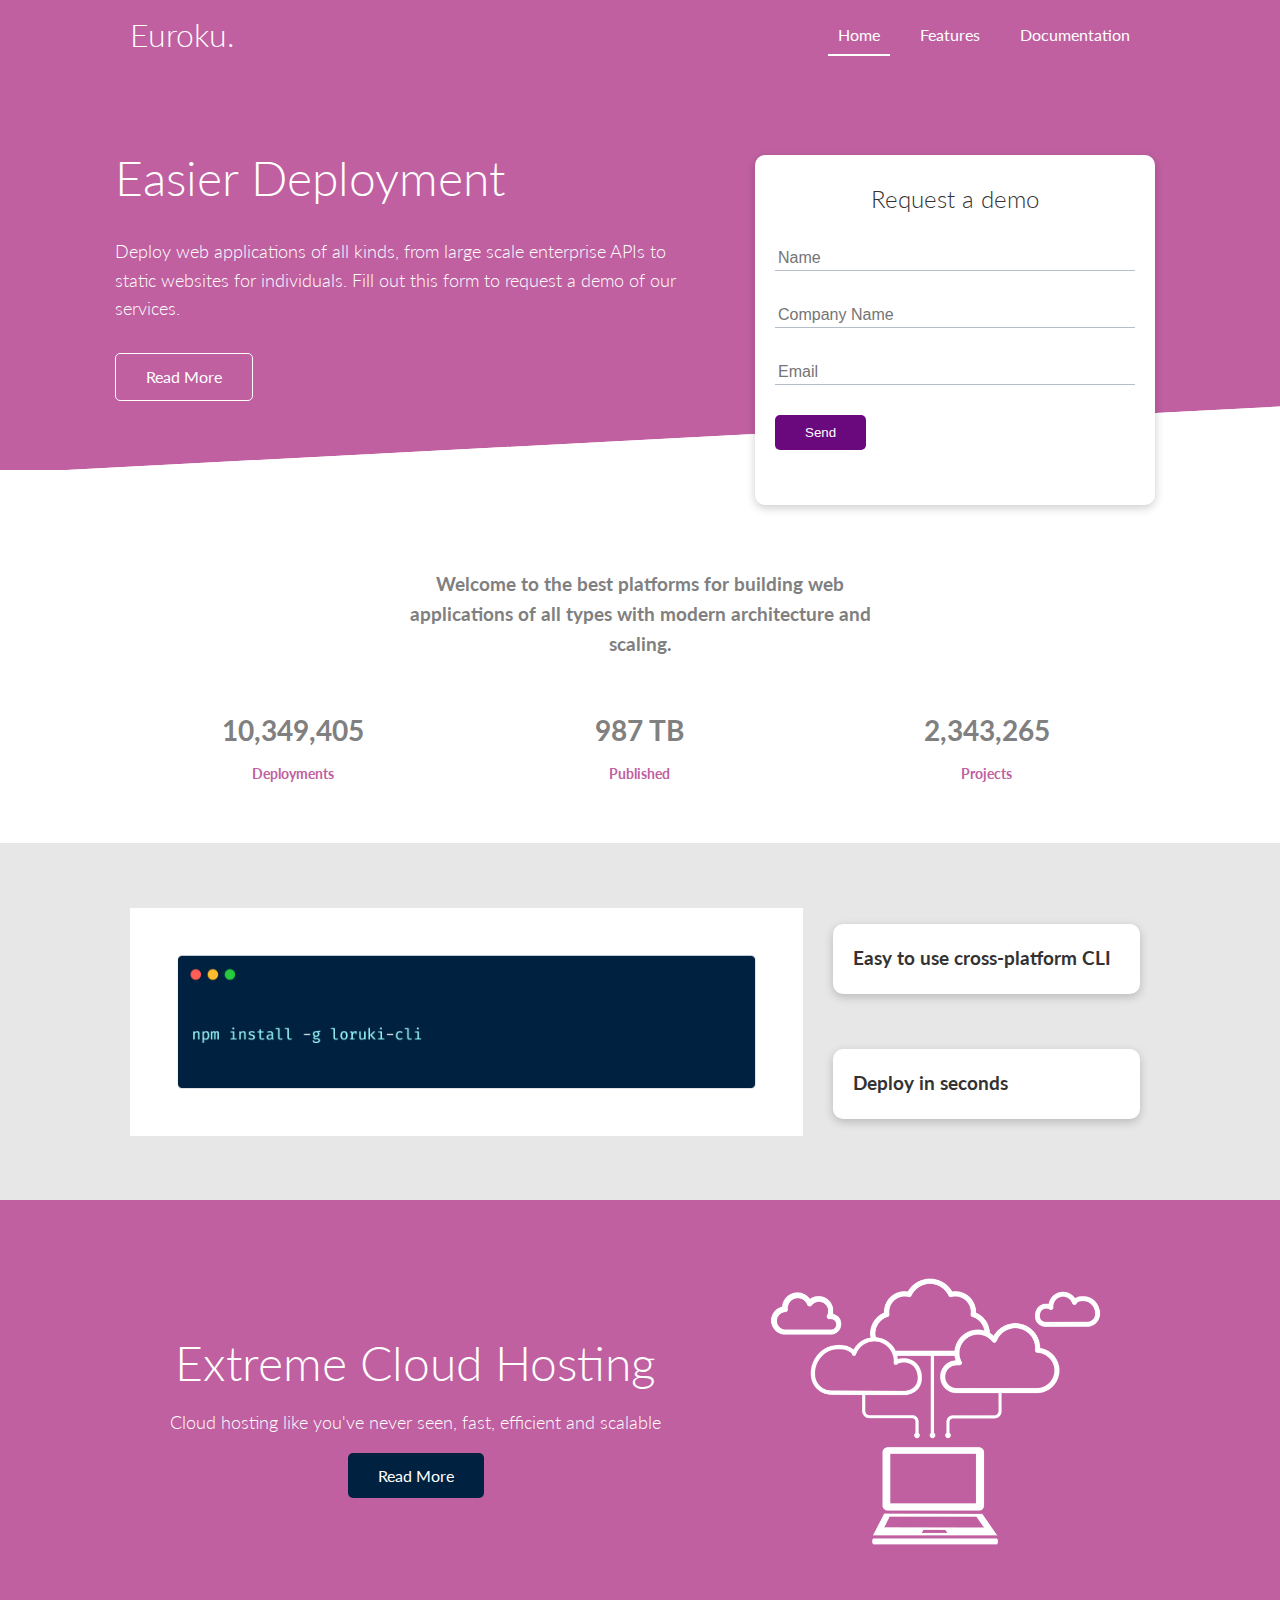
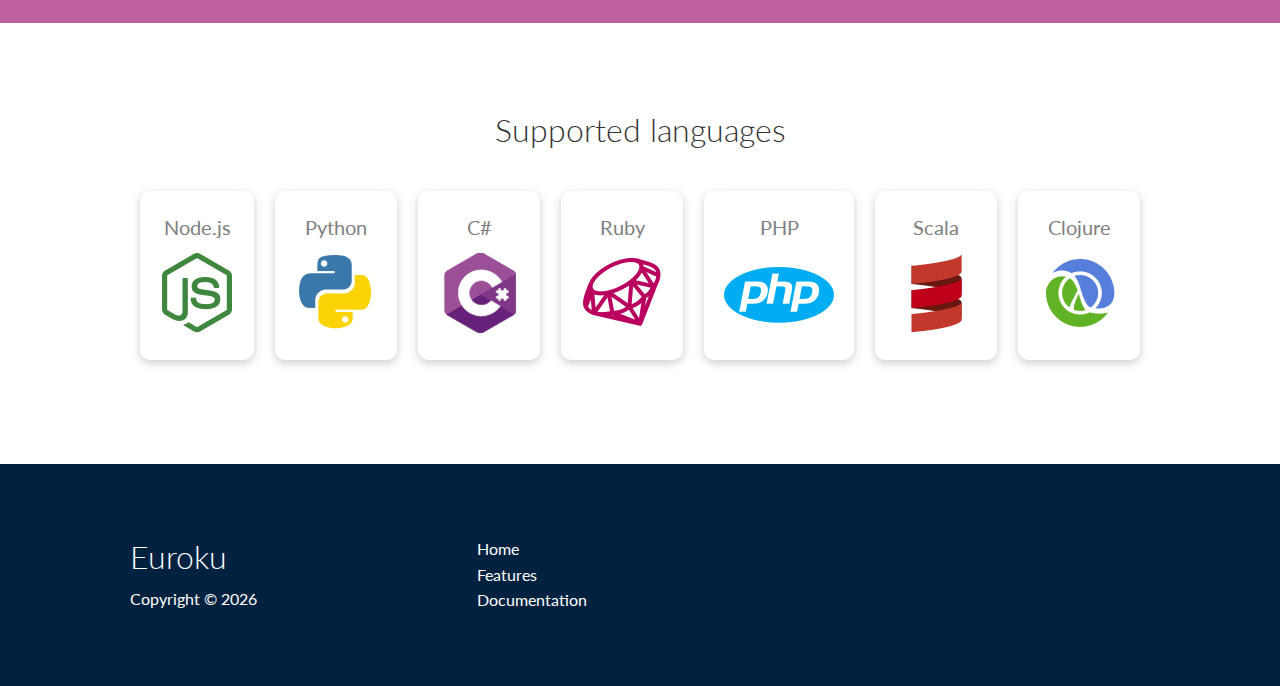
<file: index.html>
<!DOCTYPE html>
<html lang="en">
<head>
    <meta charset="UTF-8">
    <meta name="viewport" content="width=device-width, initial-scale=1.0">
    <link rel="stylesheet" href="css/style.css">
    <link rel="stylesheet" href="css/utilities.css">
    <link rel="stylesheet" href="https://cdnjs.cloudflare.com/ajax/libs/font-awesome/5.15.1/css/all.min.css" integrity="sha512-+4zCK9k+qNFUR5X+cKL9EIR+ZOhtIloNl9GIKS57V1MyNsYpYcUrUeQc9vNfzsWfV28IaLL3i96P9sdNyeRssA==" crossorigin="anonymous" />
    <title>Euroku | Cloud Hosting for Everyone</title>
</head>
<body>
    <!-- Navbar -->
    <div class="navbar">
        <div class="container flex">
            <h1 class="logo">Euroku.</h1>
            <nav>
                <ul>
                    <li>
                        <a href="index.html" class="active">Home</a>
                    </li>
                    <li>
                        <a href="features.html">Features</a>
                    </li>
                    <li>
                        <a href="docs.html">Documentation</a>
                    </li>
                </ul>
            </nav>
        </div>
    </div>

    <!-- Showcase -->
    <section class="showcase">
        <div class="container grid">
            <div class="showcase-text">
                <h1 class="lg">Easier Deployment</h1>
                <p class="lead">Deploy web applications of all kinds, from large scale enterprise APIs to static websites for individuals. Fill out this form to request a demo of our services.</p>
                <a href="features.html" class="btn btn-outline">Read More</a>
            </div>

            <div class="showcase-form card">
                <h2 class="text-center">Request a demo</h2>
                <form name="contact" method="POST" netlify-honeypot="bot-field" data-netlify="true">
                    <input type="hidden" name="form-name" value="contact">
                    <p class="hidden">
                        <label>Don’t fill this out if you're human: <input name="bot-field" /></label>
                    </p>
                    <div class="form-control">
                        <input type="text" name="name" placeholder="Name" required>
                    </div>
                    <div class="form-control">
                        <input type="text" name="company" placeholder="Company Name" required>
                    </div>
                    <div class="form-control">
                        <input type="text" name="email" placeholder="Email" required>
                    </div>
                    <input type="submit" value="Send" class="btn btn-secondary">
                </form>
            </div>
        </div>
    </section>

    <!-- Stats -->
    <section class="stats">
        <div class="container">
            <h3 class="stats-heading text-center">
                Welcome to the best platforms for building web applications of all types with modern architecture and scaling.
            </h3>

            <div class="grid grid-3 text-center my-4">
                <div>
                    <i class="fas fa-server fa-3x"></i>
                    <h3>10,349,405</h3>
                    <p class="text-secondary">Deployments</p>
                </div>
                <div>
                    <i class="fas fa-upload fa-3x"></i>
                    <h3>987 TB</h3>
                    <p class="text-secondary">Published</p>
                </div>
                <div>
                    <i class="fas fa-project-diagram fa-3x"></i>
                    <h3>2,343,265</h3>
                    <p class="text-secondary">Projects</p>
                </div>
            </div>
        </div>
    </section>

    <!-- CLI -->
    <section class="cli py-5">
        <div class="container grid">
            <img src="images/cli.png" alt="cli_image">
            <div class="card">
                <h3>Easy to use cross-platform CLI</h3>
            </div>
            <div class="card">
                <h3>Deploy in seconds</h3>
            </div>
        </div>
    </section>

    <!-- Cloud section -->
    <section class="cloud bg-primary py-5">
        <div class="container grid">
            <div class="text-center">
                <h2 class="lg">Extreme Cloud Hosting</h2>
                <p class="lead my-1">Cloud hosting like you've never seen, fast, efficient and scalable</p>
                <a href="#" class="btn btn-dark">Read More</a>
            </div>
            <img src="images/cloud.png" alt="cloud_icon">
        </div>
    </section>

    <!-- Languages -->
    <section class="languages py-5">
        <h2 class="md text-center my-2">
            Supported languages
        </h2>
        <div class="container flex">
            <div class="card">
                <h4>Node.js</h4>
                <img src="images/logos/node.png" alt="nodejs">
            </div>
            <div class="card">
                <h4>Python</h4>
                <img src="images/logos/python.png" alt="python">
            </div>
            <div class="card">
                <h4>C#</h4>
                <img src="images/logos/csharp.png" alt="csharp">
            </div>
            <div class="card">
                <h4>Ruby</h4>
                <img src="images/logos/ruby.png" alt="ruby">
            </div>
            <div class="card">
                <h4>PHP</h4>
                <img src="images/logos/php.png" alt="php">
            </div>
            <div class="card">
                <h4>Scala</h4>
                <img src="images/logos/scala.png" alt="scala">
            </div>
            <div class="card">
                <h4>Clojure</h4>
                <img src="images/logos/clojure.png" alt="clojure">
            </div>
        </div>
    </section>

    <!--  Footer  -->
    <footer class="footer bg-dark py-5">
        <div class="container grid grid-3">
            <div class="">
                <h1>Euroku</h1>
                <p>Copyright &copy; <span id="footerDate"></span></p>
            </div>
            <nav>
                <ul>
                    <li>
                        <a href="index.html">Home</a>
                    </li>
                    <li>
                        <a href="features.html">Features</a>
                    </li>
                    <li>
                        <a href="docs.html">Documentation</a>
                    </li>
                </ul>
            </nav>

            <div class="socials">
                <a href="#">
                    <i class="fab fa-github fa-2x"></i>
                </a>
                <a href="#">
                    <i class="fab fa-facebook fa-2x"></i>
                </a>
                <a href="#">
                    <i class="fab fa-instagram fa-2x"></i>
                </a>
                <a href="#">
                    <i class="fab fa-twitter fa-2x"></i>
                </a>
            </div>
        </div>
    </footer>

    <script src="js/app.js"></script>
</body>
</html>
</file>
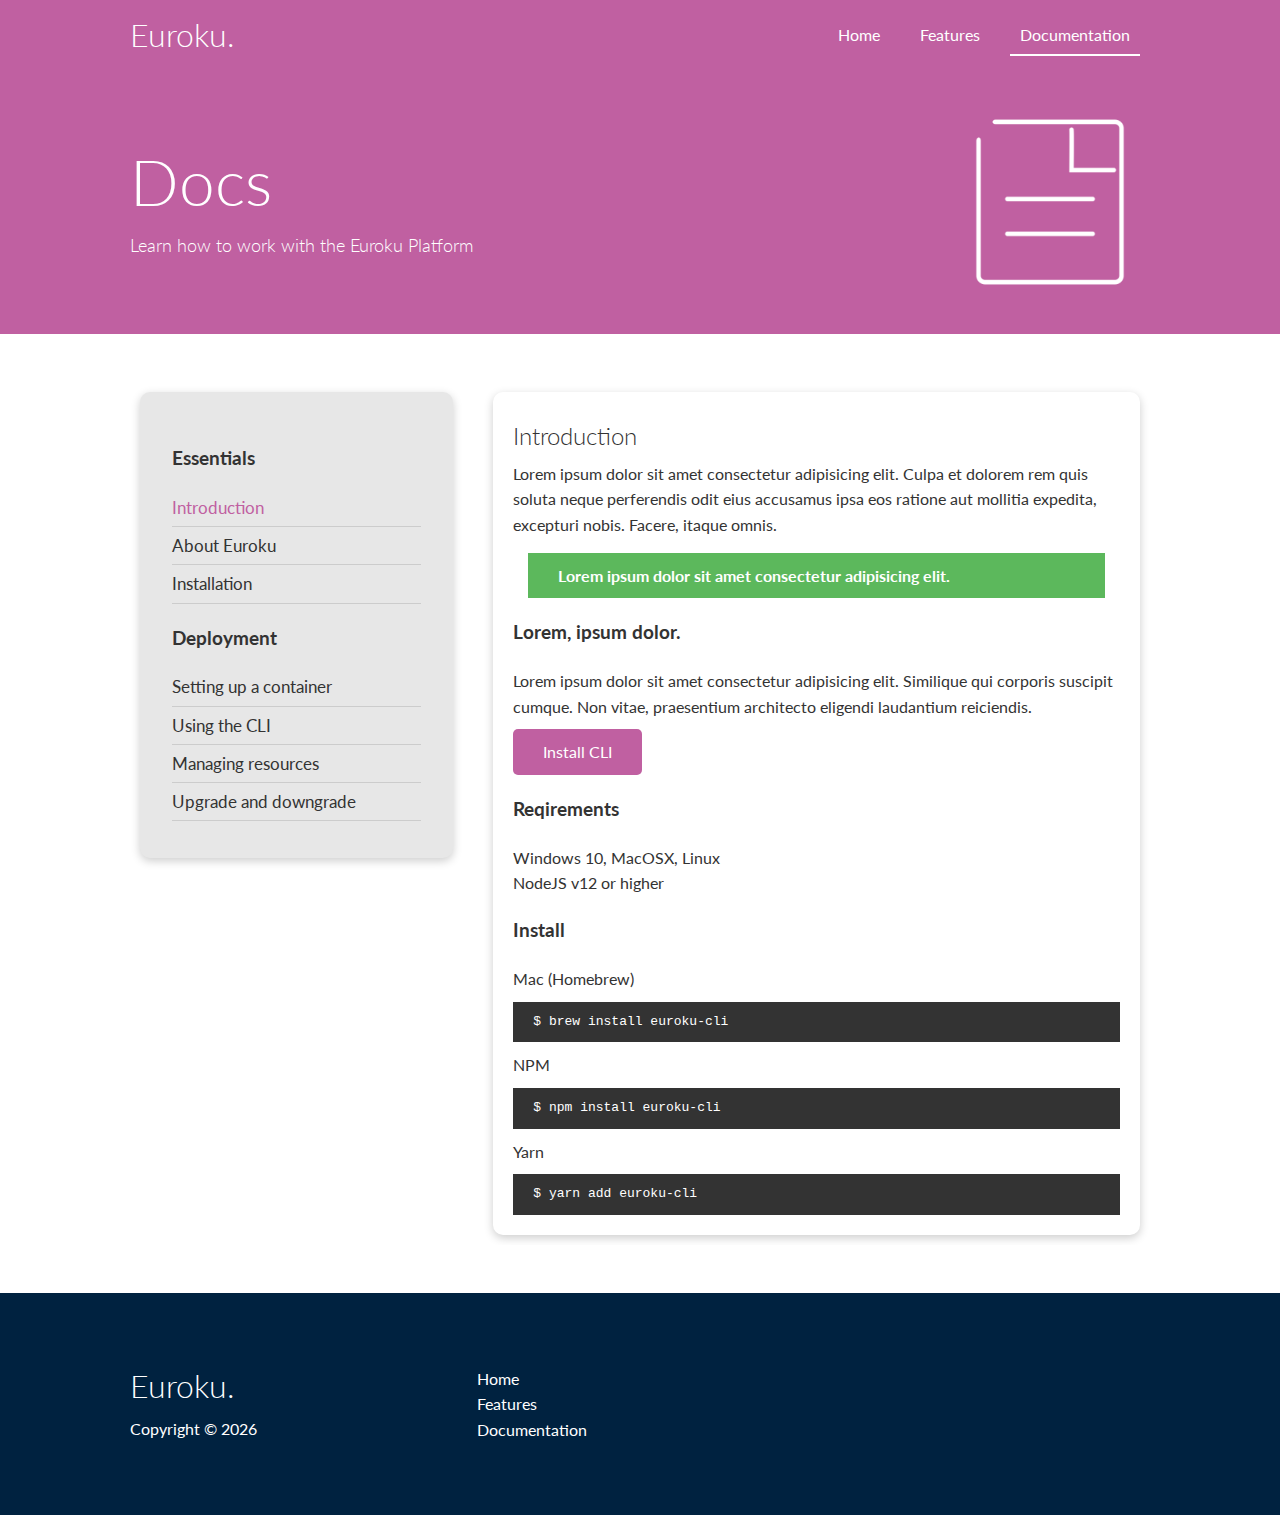
<file: docs.html>
<!DOCTYPE html>
<html lang="en">
<head>
    <meta charset="UTF-8">
    <meta name="viewport" content="width=device-width, initial-scale=1.0">
    <link rel="stylesheet" href="css/style.css">
    <link rel="stylesheet" href="css/utilities.css">
    <link rel="stylesheet" href="https://cdnjs.cloudflare.com/ajax/libs/font-awesome/5.15.1/css/all.min.css" integrity="sha512-+4zCK9k+qNFUR5X+cKL9EIR+ZOhtIloNl9GIKS57V1MyNsYpYcUrUeQc9vNfzsWfV28IaLL3i96P9sdNyeRssA==" crossorigin="anonymous" />
    <title>Euroku | Cloud Hosting for Everyone</title>
</head>
<body>
    <!-- Navbar -->
    <div class="navbar">
        <div class="container flex">
            <h1 class="logo">Euroku.</h1>
            <nav>
                <ul>
                    <li>
                        <a href="index.html">Home</a>
                    </li>
                    <li>
                        <a href="features.html">Features</a>
                    </li>
                    <li>
                        <a href="docs.html" class="active">Documentation</a>
                    </li>
                </ul>
            </nav>
        </div>
    </div>

    <!-- Head Area -->
    <section class="docs-head bg-primary py-3">
        <div class="container grid">
            <div>
                <h1 class="xl">Docs</h1>
                <p class="lead">Learn how to work with the Euroku Platform</p>
            </div>
            <img src="images/docs.png" alt="docs_img">
        </div>
    </section>


    <!-- Docs main -->
    <section class="docs-main my-4">
        <div class="container grid">
            <div class="card bg-light p-3">
                <h3 class="my-2">Essentials</h3>
                <nav>
                    <ul>
                        <li>
                            <a href="#" class="text-primary">Introduction</a>
                        </li>
                        <li>
                            <a href="#">About Euroku</a>
                        </li>
                        <li>
                            <a href="#">Installation</a>
                        </li>
                    </ul>
                </nav>

                <h3 class="my-2">Deployment</h3>
                <nav>
                    <ul>
                        <li>
                            <a href="#">Setting up a container</a>
                        </li>
                        <li>
                            <a href="#">Using the CLI</a>
                        </li>
                        <li>
                            <a href="#">Managing resources</a>
                        </li>
                        <li>
                            <a href="#">Upgrade and downgrade</a>
                        </li>

                    </ul>
                </nav>
            </div>

            <div class="card">
                <h2>Introduction</h2>
                <p>Lorem ipsum dolor sit amet consectetur adipisicing elit. Culpa et dolorem rem quis soluta neque perferendis odit eius accusamus ipsa eos ratione aut mollitia expedita, excepturi nobis. Facere, itaque omnis.</p>
                <div class="alert alert-success">
                    <i class="fas fa-info"></i>
                    Lorem ipsum dolor sit amet consectetur adipisicing elit.
                </div>

                <h3>Lorem, ipsum dolor.</h3>
                <p>Lorem ipsum dolor sit amet consectetur adipisicing elit. Similique qui corporis suscipit cumque. Non vitae, praesentium architecto eligendi laudantium reiciendis.</p>
                <a href="" class="btn btn-primary">Install CLI</a>

                <h3>Reqirements</h3>
                <ul>
                    <li>Windows 10, MacOSX, Linux</li>
                    <li>NodeJS v12 or higher</li>
                </ul>

                <h3>Install</h3>
                <p>Mac (Homebrew)</p>
                <pre><code>$ brew install euroku-cli</code></pre>

                <p>NPM</p>
                <pre><code>$ npm install euroku-cli</code></pre>

                <p>Yarn</p>
                <pre><code>$ yarn add euroku-cli</code></pre>
            </div>
        </div>
    </section>

    <!--  Footer  -->
    <footer class="footer bg-dark py-5">
        <div class="container grid grid-3">
            <div class="">
                <h1>Euroku.</h1>
                <p>Copyright &copy; <span id="footerDate"></span></p>
            </div>
            <nav>
                <ul>
                    <li>
                        <a href="index.html">Home</a>
                    </li>
                    <li>
                        <a href="features.html">Features</a>
                    </li>
                    <li>
                        <a href="docs.html">Documentation</a>
                    </li>
                </ul>
            </nav>

            <div class="socials">
                <a href="#">
                    <i class="fab fa-github fa-2x"></i>
                </a>
                <a href="#">
                    <i class="fab fa-facebook fa-2x"></i>
                </a>
                <a href="#">
                    <i class="fab fa-instagram fa-2x"></i>
                </a>
                <a href="#">
                    <i class="fab fa-twitter fa-2x"></i>
                </a>
            </div>
        </div>
    </footer>

    <script src="js/app.js"></script>
</body>
</html>
</file>
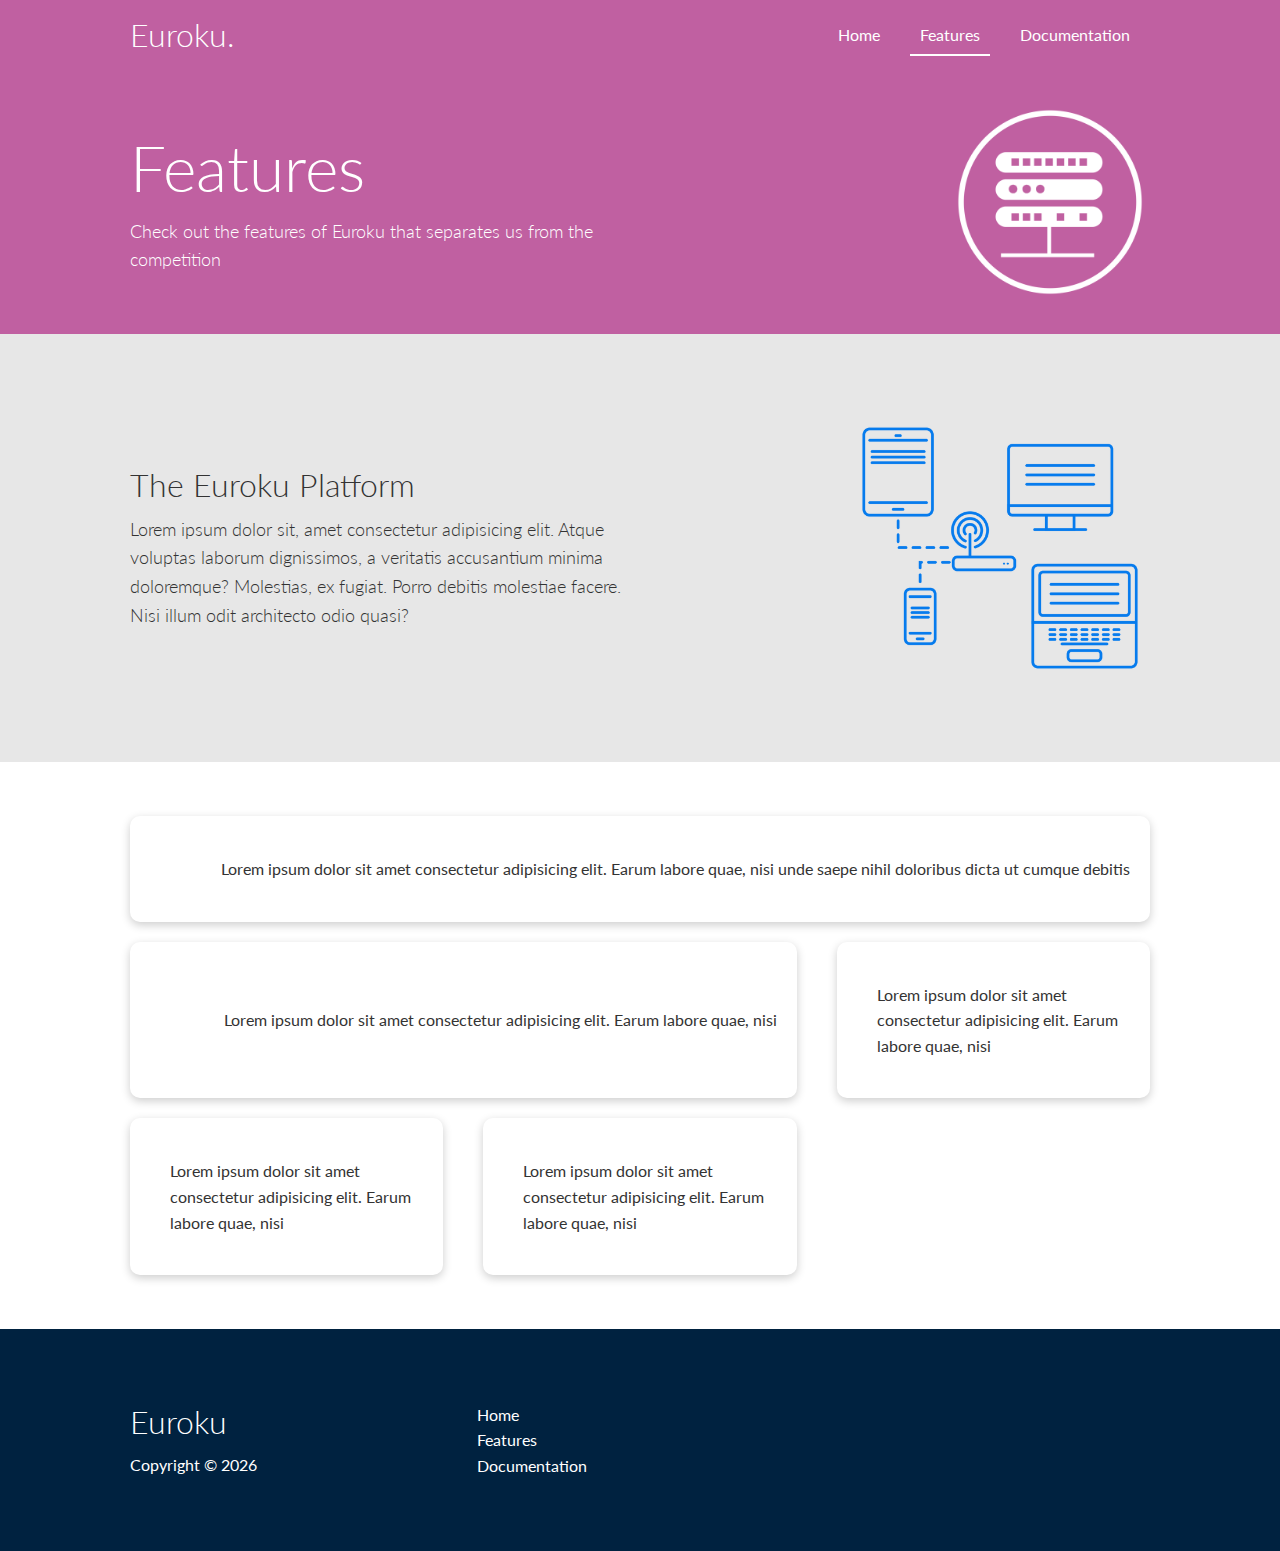
<file: features.html>
<!DOCTYPE html>
<html lang="en">
<head>
    <meta charset="UTF-8">
    <meta name="viewport" content="width=device-width, initial-scale=1.0">
    <link rel="stylesheet" href="css/style.css">
    <link rel="stylesheet" href="css/utilities.css">
    <link rel="stylesheet" href="https://cdnjs.cloudflare.com/ajax/libs/font-awesome/5.15.1/css/all.min.css" integrity="sha512-+4zCK9k+qNFUR5X+cKL9EIR+ZOhtIloNl9GIKS57V1MyNsYpYcUrUeQc9vNfzsWfV28IaLL3i96P9sdNyeRssA==" crossorigin="anonymous" />
    <title>Euroku | Cloud Hosting for Everyone</title>
</head>
<body>
    <!-- Navbar -->
    <div class="navbar">
        <div class="container flex">
            <h1 class="logo">Euroku.</h1>
            <nav>
                <ul>
                    <li>
                        <a href="index.html">Home</a>
                    </li>
                    <li>
                        <a href="features.html" class="active">Features</a>
                    </li>
                    <li>
                        <a href="docs.html">Documentation</a>
                    </li>
                </ul>
            </nav>
        </div>
    </div>

    <!-- Head Area -->
    <section class="features-head bg-primary py-3">
        <div class="container grid">
            <div>
                <h1 class="xl">Features</h1>
                <p class="lead">Check out the features of Euroku that separates us from the competition</p>
            </div>
            <img src="images/server.png" alt="server_img">
        </div>
    </section>

    <!-- Subhead -->
    <section class="features-sub-head bg-light py-5">
        <div class="container grid">
            <div>
                <h1 class="md">The Euroku Platform</h1>
                <p class="lead">Lorem ipsum dolor sit, amet consectetur adipisicing elit. Atque voluptas laborum dignissimos, a veritatis accusantium minima doloremque? Molestias, ex fugiat. Porro debitis molestiae facere. Nisi illum odit architecto odio quasi?</p>
            </div>
            <img src="images/server2.png" alt="server2_img">
        </div>
    </section>

    <!-- Features main -->
    <section class="features-main my-2">
        <div class="container grid grid-3">
            <div class="card flex">
                <i class="fas fa-server fa-3x"></i>
                <p>Lorem ipsum dolor sit amet consectetur adipisicing elit. Earum labore quae, nisi unde saepe nihil doloribus dicta ut cumque debitis</p>
            </div>
            <div class="card flex">
                <i class="fas fa-database fa-3x"></i>
                <p>Lorem ipsum dolor sit amet consectetur adipisicing elit. Earum labore quae, nisi</p>
            </div>
            <div class="card flex">
                <i class="fas fa-laptop fa-3x"></i>
                <p>Lorem ipsum dolor sit amet consectetur adipisicing elit. Earum labore quae, nisi</p>
            </div>
            <div class="card flex">
                <i class="fas fa-power-off fa-3x"></i>
                <p>Lorem ipsum dolor sit amet consectetur adipisicing elit. Earum labore quae, nisi</p>
            </div>
            <div class="card flex">
                <i class="fas fa-upload fa-3x"></i>
                <p>Lorem ipsum dolor sit amet consectetur adipisicing elit. Earum labore quae, nisi</p>
            </div>
        </div>
    </section>

    <!--  Footer  -->
    <footer class="footer bg-dark py-5">
        <div class="container grid grid-3">
            <div class="">
                <h1>Euroku</h1>
                <p>Copyright &copy; <span id="footerDate"></span></p>
            </div>
            <nav>
                <ul>
                    <li>
                        <a href="index.html">Home</a>
                    </li>
                    <li>
                        <a href="features.html">Features</a>
                    </li>
                    <li>
                        <a href="docs.html">Documentation</a>
                    </li>
                </ul>
            </nav>

            <div class="socials">
                <a href="#">
                    <i class="fab fa-github fa-2x"></i>
                </a>
                <a href="#">
                    <i class="fab fa-facebook fa-2x"></i>
                </a>
                <a href="#">
                    <i class="fab fa-instagram fa-2x"></i>
                </a>
                <a href="#">
                    <i class="fab fa-twitter fa-2x"></i>
                </a>
            </div>
        </div>
    </footer>

    <script src="js/app.js"></script>
</body>
</html>
</file>
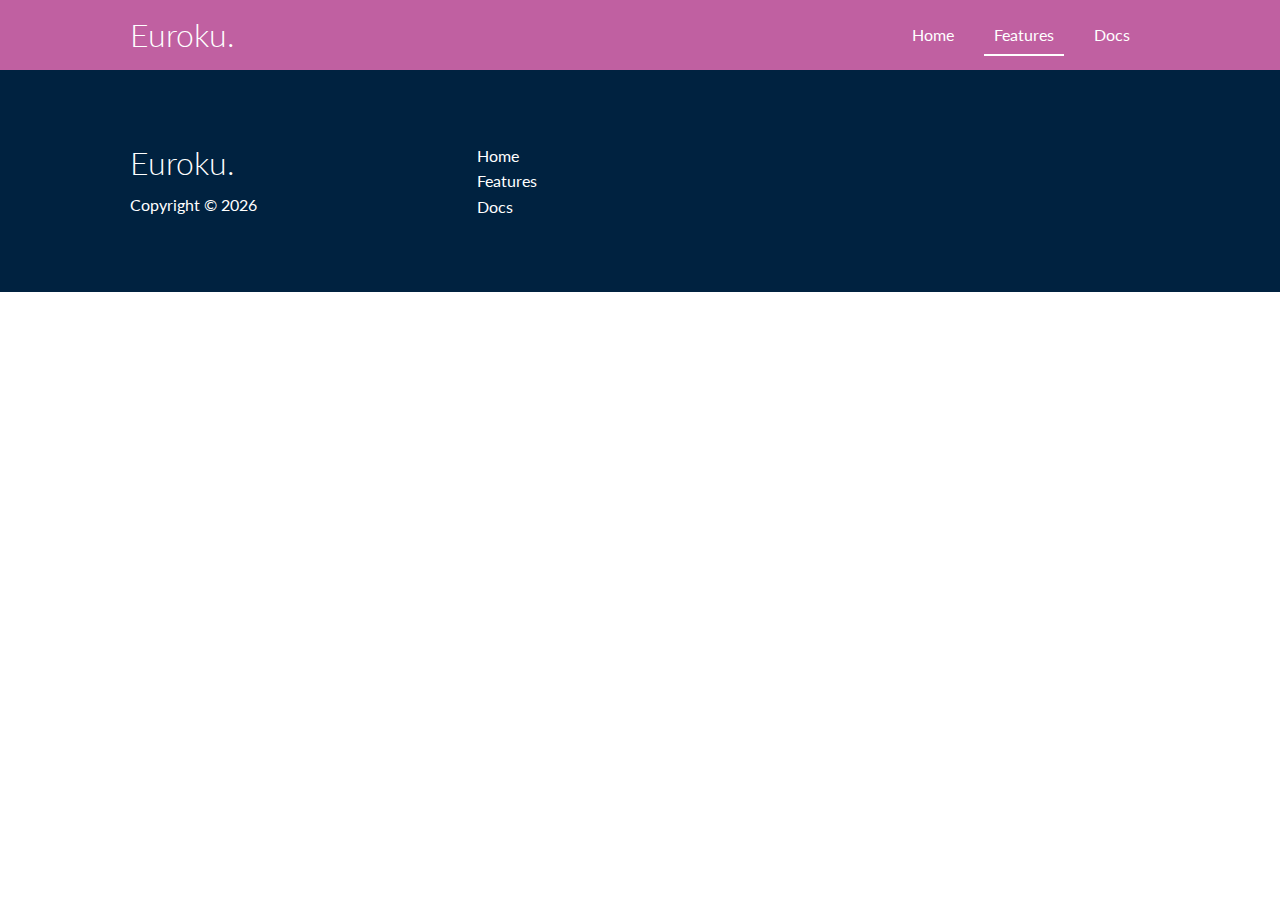
<file: template.html>
<!DOCTYPE html>
<html lang="en">
<head>
    <meta charset="UTF-8">
    <meta name="viewport" content="width=device-width, initial-scale=1.0">
    <link rel="stylesheet" href="css/style.css">
    <link rel="stylesheet" href="css/utilities.css">
    <link rel="stylesheet" href="https://cdnjs.cloudflare.com/ajax/libs/font-awesome/5.15.1/css/all.min.css" integrity="sha512-+4zCK9k+qNFUR5X+cKL9EIR+ZOhtIloNl9GIKS57V1MyNsYpYcUrUeQc9vNfzsWfV28IaLL3i96P9sdNyeRssA==" crossorigin="anonymous" />
    <title>Euroku | Cloud Hosting for Everyone</title>
</head>
<body>
    <!-- Navbar -->
    <div class="navbar">
        <div class="container flex">
            <h1 class="logo">Euroku.</h1>
            <nav>
                <ul>
                    <li>
                        <a href="index.html">Home</a>
                    </li>
                    <li>
                        <a href="features.html" class="active">Features</a>
                    </li>
                    <li>
                        <a href="docs.html">Docs</a>
                    </li>
                </ul>
            </nav>
        </div>
    </div>

  

    <!--  Footer  -->
    <footer class="footer bg-dark py-5">
        <div class="container grid grid-3">
            <div class="">
                <h1>Euroku.</h1>
                <p>Copyright &copy; <span id="footerDate"></span></p>
            </div>
            <nav>
                <ul>
                    <li>
                        <a href="index.html">Home</a>
                    </li>
                    <li>
                        <a href="features.html">Features</a>
                    </li>
                    <li>
                        <a href="docs.html">Docs</a>
                    </li>
                </ul>
            </nav>

            <div class="socials">
                <a href="#">
                    <i class="fab fa-github fa-2x"></i>
                </a>
                <a href="#">
                    <i class="fab fa-facebook fa-2x"></i>
                </a>
                <a href="#">
                    <i class="fab fa-instagram fa-2x"></i>
                </a>
                <a href="#">
                    <i class="fab fa-twitter fa-2x"></i>
                </a>
            </div>
        </div>
    </footer>

    <script src="js/app.js"></script>
</body>
</html>
</file>
<file: css/style.css>
@import url('https://fonts.googleapis.com/css2?family=Lato:wght@100;300;400;700;900&family=Montserrat&family=Roboto&display=swap');

:root {
    --primary-color: #c060a1;
    --secondary-color: #6a097d;
    --light-color: rgb(231, 231, 231);
    --dark-color: #002240;
    --border-bottom: #b4becb;
    --main-gray: rgb(128, 128, 128);
    --success-color: #5cb85c;
    --error-color: #d9534f;
}

* {
    box-sizing: border-box;
    padding: 0;
    margin: 0;
}

body {
    font-family: "Lato", sans-serif;
    color: #333;
    line-height: 1.6;
}

ul {
    list-style-type: none;
}

a {
    text-decoration: none;
    color: #333;
}

h1, h2 {
    font-weight: 300;
    line-height: 1.2;
    margin: 10px 0;
}

p {
    margin: 10px 0;
}

img {
    width: 100%;
}

code, pre {
    background-color: #333;
    color: white;
    padding: 10px;
}

.hidden {
    display: none;
}

/* Navbar */

.navbar {
    background-color: var(--primary-color);
    color: #fff;
    height: 70px;
}

.navbar ul {
    display: flex;
}

.navbar a {
    color: #fff;
    padding: 10px;
    margin: 0 10px;
}

.navbar a.active {
    border-bottom: 2px white solid;
}

.navbar a:hover {
    border-bottom: 2px white solid;
}

.navbar .flex {
    justify-content: space-between;
}

/* Showcase */
.showcase {
    height: 400px;
    background-color: var(--primary-color);
    color: white;
    position: relative;
}

.showcase .grid {
    overflow: visible;
    grid-template-columns: 55% 45%;
    gap: 30px;
}

/* .showcase h1 {
    font-size: 40px;
    font-weight: 600;
} */

.showcase p {
    padding: 20px 0;
}

.showcase-text {
    animation: slideInFromLeft 1s ease-in;
}

.showcase-form {
    position: relative;
    top: 60px;
    height: 350px;
    width: 400px;
    padding: 40px;
    z-index: 100;
    justify-self: flex-end; /* Added for widescreen */
    animation: slideInFromRight 1s ease-in;
}

.showcase-form .form-control {
    margin: 30px 0;
}

.showcase-form input[type="text"],
.showcase-form input[type="email"] {
    border: 0;
    border-bottom: 1px solid var(--border-bottom);
    width: 100%;
    padding: 3px;
    font-size: 16px;
} 

.showcase-form input:focus {
    outline: none;
}

.showcase::before, .showcase::after {
    content: '';
    position: absolute;
    height: 100px;
    bottom: -70px;
    right: 0;
    left: 0;
    background: white;
    transform: skewY(-3deg);
    -webkit-transform: skewY(-3deg);
    -moz-transform: skewY(-3deg);
    -ms-transform: skewY(-3deg);
}


/* Stats Style */

.stats {
    padding-top: 100px;
    animation: slideInFromBottom 2s ease-in;
}

.stats-heading {
    max-width: 500px;
    margin: 0 auto;
    color: var(--main-gray);
}

.stats .grid i {
    color: var(--primary-color);
}

.stats .grid h3 {
    font-size: 28px;
    color: var(--main-gray);
}

.stats .grid p {
    color: var(--primary-color);
    font-size: 14px;
    font-weight: bold;
}


/*  CLI Styles */

.cli {
    background-color: var(--light-color);
    animation: slideInFromBottom 1s ease-in;
}

.cli .grid {
    grid-template-columns: repeat(3, 1fr);
    grid-template-rows: repeat(2, 1fr);
}

.cli .grid > *:first-child {
    grid-column: 1 / span 2;
    grid-row: 1 / span 2;
}

/* Cloud */

.cloud .grid {
    grid-template-columns: 4fr 3fr;
    color: white;
}

/* Languages */
.languages {
    animation: slideInFromBottom 1s ease-in;
}

.languages .flex {
    flex-wrap: wrap;
}

.languages .card {
    margin: 18px 10px 40px;
    transition: transform 0.2s ease-in-out;
}

.languages .card h4 {
    text-align: center;
    font-size: 20px;
    font-weight: 400;
    margin-bottom: 10px;
    color: var(--main-gray);
}

.languages .card:hover {
    transform: translateY(-15px)
}

/* Features */

.features-head img,
.docs-head img {
    width: 200px;
    justify-self: flex-end;
}

/* Features Subhead */
.features-sub-head img {
    width: 300px;
    justify-self: flex-end;
}

.features-main .card > i {
    margin-right: 20px;
}

.features-main .grid {
    padding: 30px;
}

.features-main .grid > *:first-child {
    grid-column: 1 / span 3;
}

.features-main .grid > *:nth-child(2) {
    grid-column: 1 / span 2;
}

/* Docs */
.docs-main h3 {
    margin: 20px 0
}

.docs-main .grid {
    grid-template-columns: 1fr 2fr;
    align-items: flex-start
}

.docs-main nav li {
    font-size: 17px;
    padding-bottom: 5px;
    margin-bottom: 5px;
    border-bottom: 1px #ccc solid;
}

.docs-main a:hover {
    font-weight: bold;
}


/* Footer */

.socials a {
    margin: 10px;
}


/* Animations */
/* SlideInFromLeft */
@keyframes slideInFromLeft {
    0% {
        transform: translateX(-100%);
    }

    100% {
        transform: translateX(0);
    }
}

/* SlideInFromRight */
@keyframes slideInFromRight {
    0% {
        transform: translateX(100%);
    }

    100% {
        transform: translateX(0);
    }
}

/* SlideInFromTop */
@keyframes slideInFromTop {
    0% {
        transform: translateY(-100%);
    }

    100% {
        transform: translateX(0);
    }
}

/* SlideInFromBottom */
@keyframes slideInFromBottom {
    0% {
        transform: translateY(100%);
    }

    100% {
        transform: translateX(0);
    }
}

/* Media Queries */

/* Tablets and under */
@media(max-width: 768px) {
    .grid, 
    .showcase .grid,
    .stats .grid,
    .cli .grid, 
    .cloud .grid,
    .features-head .grid,
    .features-sub-head .grid,
    .features-main .grid,
    .docs-head .grid,
    .docs-main .grid {
        grid-template-columns: 1fr;
        grid-template-rows: 1fr;
    }

    .showcase {
        height: auto;
    }

    .showcase-text {
        margin-top: 40px;
        text-align: center;
        animation: slideInFromTop 1s ease-in;
    }

    .showcase-form {
        justify-self: center;
        margin: auto;
        animation: slideInFromBottom 1s ease-in;
    }

    .cli .grid > *:first-child {
        grid-column: 1;
        grid-row: 1;
    }

    .features-head,
    .features-sub-head,
    .docs-head {
        text-align: center;
    }

    .features-head img,
    .features-sub-head img,
    .docs-head img {
        justify-self: center;
    }

    .features-main .grid > *:first-child {
        grid-column: 1;
    }
    
    .features-main .grid > *:nth-child(2) {
        grid-column: 1;
    }

    .alert {
        width: 100%;
    }
}

/* Mobile */
@media(max-width: 500px) {
    .navbar {
        height: 110px;
    }

    .navbar .flex {
        flex-direction: column;
    }

    .navbar ul {
        padding: 10px;
        background-color: rgba(0, 0, 0, .2);
        border-radius: 20px;
    }
    
}
</file>
<file: css/utilities.css>
/* Utilities */

.container {
    max-width: 1100px;
    margin: 0 auto;
    overflow: auto;
    padding: 0 40px;
}

.text-center {
    text-align: center;
}

.card {
    background-color: #fff;
    color: #333;
    border-radius: 10px;
    box-shadow: 0 3px 10px rgba(0, 0, 0, 0.2);
    padding: 20px;
    margin: 10px;
}

.btn {
    display: inline-block;
    padding: 10px 30px;
    cursor: pointer;
    background: var(--primary-color);
    color: #fff;
    border: none; 
    border-radius: 5px;
}

.btn:hover {
    transform: scale(.95);
}

.btn-outline {
    background-color: transparent;
    border: 1px solid #fff;
}

/* Buttons and Backgrounds */

.bg-primary, .btn-primary {
    color: white;
    background-color: var(--primary-color);
}

.bg-secondary, .btn-secondary {
    color: white;
    background-color: var(--secondary-color);
} 

.bg-dark, .btn-dark {
    color: white;
    background-color: var(--dark-color);
}

.bg-light, .btn-light {
    color: #333;
    background-color: var(--light-color);
}

.bg-primary a, .btn-primary a,
.bg-secondary a, .btn-secondary a,
.bg-dark a , .btn-dark a {
    color: white;
}

/* Text Colors */

.text-primary {
    color: var(--primary-color);
}

.text-secondary {
    color: var(--secondary-color);
} 

.text-dark {
    color: var(--dark-color);
}

.text-light {
    color: var(--light-color);
}

/* Text sizes */
.lead {
    font-size: 18px;
    font-weight: 300;
}

.sm {
    font-size: 1rem;
}

.md {
    font-size: 2rem;
}

.lg {
    font-size: 3rem;
}

.xl {
    font-size: 4rem;
}

/* Alert */
.alert {
    background-color: var(--light-color);
    padding: 10px 20px;
    font-weight: bold;
    margin: 15px; 
}

.alert-success {
    color: white;
    background-color: var(--success-color);
}

.alert-error {
    color: white;
    background-color: var(--error-color);
}

.alert i {
    margin-right: 10px;
}

/* Flex */

.flex {
    display: flex;
    justify-content: space-between; /* Partains to the main axis */
    align-items: center; /* Partains to the cross axis */
    height: 100%;
}

.grid {
    display: grid;
    grid-template-columns: repeat(2, 1fr);
    gap: 20px;
    justify-content: center;
    align-items: center;
    height: 100%;
}


.grid-3 {
    grid-template-columns: repeat(3, 1fr);
}

/* Margin top and bottom */

.my-1 {
    margin: 1rem 0;
}

.my-2 {
    margin: 1.5rem 0;
}

.my-3 {
    margin: 2rem 0;
}

.my-4 {
    margin: 3rem 0;
}

.my-5 {
    margin: 4rem 0;
}

/* Margin */

.m-1 {
    margin: 1rem;
}

.m-2 {
    margin: 1.5rem;
}

.m-3 {
    margin: 2rem;
}

.m-4 {
    margin: 3rem;
}

.m-5 {
    margin: 4rem;
}

/* Padding top and bottom */

.py-1 {
    padding: 1rem 0;
}

.py-2 {
    padding: 1.5rem 0;
}

.py-3 {
    padding: 2rem 0;
}

.py-4 {
    padding: 3rem 0;
}

.py-5 {
    padding: 4rem 0;
}

/* Padding */

.p-1 {
    padding: 1rem;
}

.p-2 {
    padding: 1.5rem;
}

.p-3 {
    padding: 2rem;
}

.p-4 {
    padding: 3rem;
}

.p-5 {
    padding: 4rem;
}
</file>
